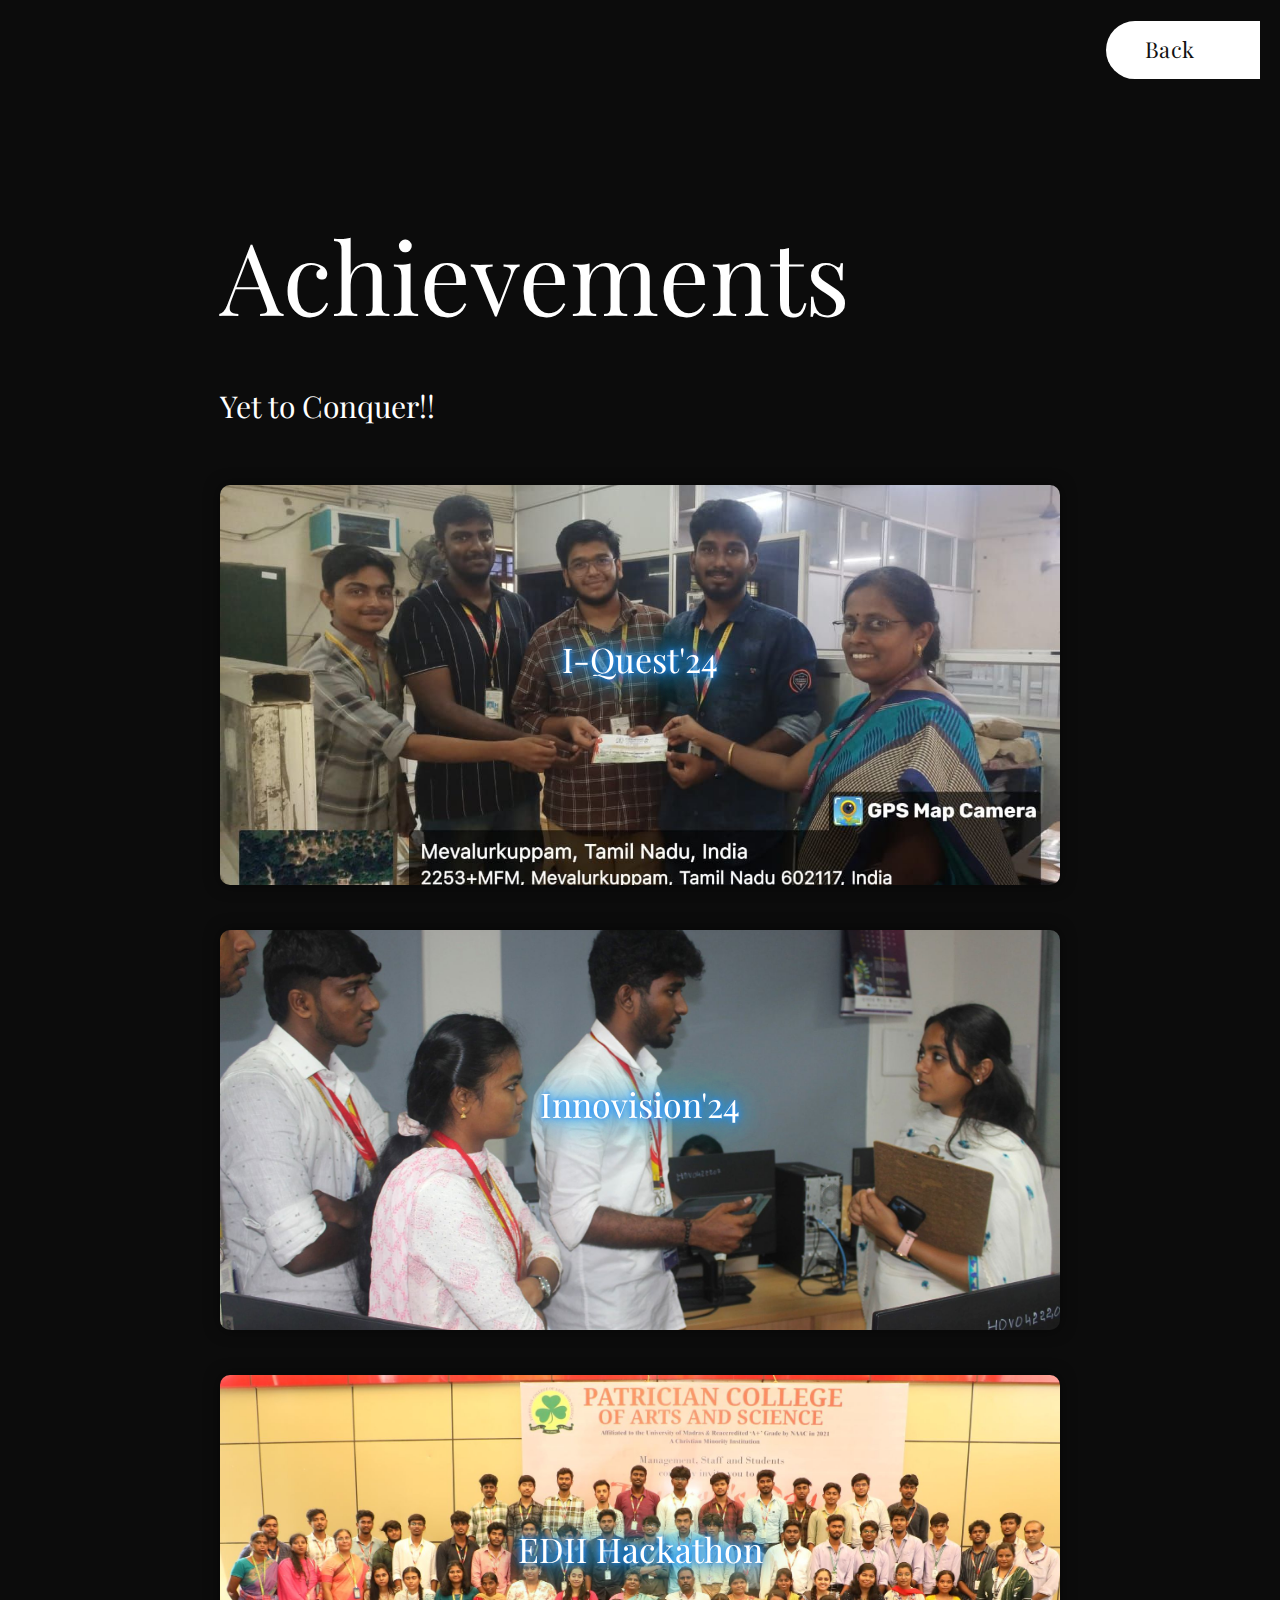
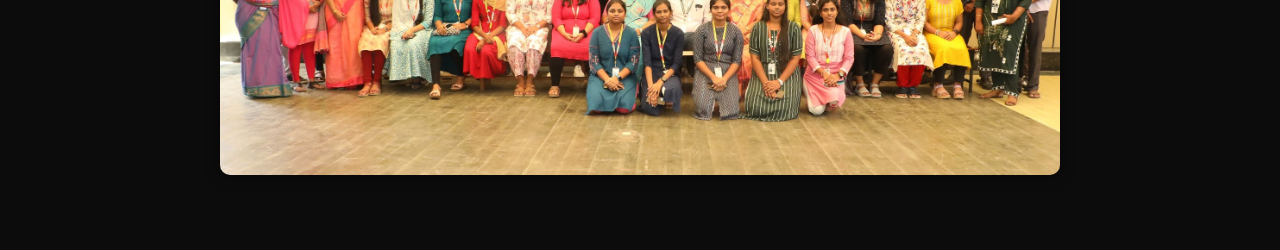
<file: achievement.html>
<!doctype html>
<html lang="en">
   <head>
        <!-- META -->
        <meta charset="utf-8">
        <meta name="robots" content="noodp">
        <meta name="viewport" content="width=device-width, initial-scale=1, maximum-scale=1, user-scalable=no">

        <!-- PAGE TITLE -->
        <title>About</title>

        <!-- FAVICON -->
        <link rel="shortcut icon" href="assets/img/favicon.png">

        <!-- FONTS -->
        <link href="https://fonts.googleapis.com/css?family=Playfair+Display:400,700,900&amp;subset=latin-ext" rel="stylesheet">

        <!-- STYLESHEETS -->
        <link rel="stylesheet" type="text/css" href="assets/css/plugins.css">
        <link rel="stylesheet" type="text/css" href="assets/css/main.css">
        <link rel="stylesheet" type="text/css" href="assets/css/achievement.css">
    </head>
    <body class="sub-page">
        <!-- PRELOADER -->
        <div class="preloader">
            <div class="spinner">
                <div class="bounce-1"></div>
                <div class="bounce-2"></div>
                <div class="bounce-3"></div>
            </div>
        </div>

        <!-- NAVIGATION BUTTON -->
        <div class="navigation-button">
            <a href="index.html"><p>Back</p></a>
        </div>

        <!-- ABOUT -->
        <div class="about">
            <div class="container-fluid">
                <h1 class="scroll-animated-from-bottom">Achievements</h1>
                <h4 class="scroll-animated-from-bottom">Yet to Conquer!!</h4>

                <!-- FLIP CARD -->
                <div class="flip-card">
                    <div class="flip-card-inner">
                        <div class="flip-card-front" style="background-image: url(assets/img/Achievemet/iquest24.jpg);">
                            <h4>I-Quest'24</h4>
                        </div>
                        <div class="flip-card-back">
                            <h4>I-Quest'24</h4>
                            <p>Secured 1st place in the i-Quest'24 competition conducted by APJ Abdul Kalam Innovative Project Cell.
                                This project was a collaborative effort with my talented teammates Bibin Graceson, Harish Kanna, and BHARATHRAJ M. Although we didn't secure a prize in the second round, the experience and the recognition we received have been incredibly rewarding.
                            </p><p>“Success is not the key to happiness. Happiness is the key to success. If you love what you are doing, you will be successful.” – Albert Schweitzer</p>

                            
                        </div>
                    </div>
                </div>
                <!-- /FLIP CARD -->

                <!-- FLIP CARD -->
                <div class="flip-card">
                    <div class="flip-card-inner">
                        <div class="flip-card-front" style="background-image: url(assets/img/Achievemet/innovision2.jpg);">
                            <h4>Innovision'24</h4>
                        </div>
                        <div class="flip-card-back">
                            <h4>Innovision'24</h4>
                            <p>Participated and presented a novel idea on AI-based solutions during Innovision'24
                                This idea is a health care platform suited for the pregnant woman. It provides easier way to access schems,to check nearby hospitals and medical centers also it provides a virtual chat bot for the counselling sessions</p>
                        </div>
                    </div>
                </div>
                <!-- /FLIP CARD -->

                <!-- FLIP CARD -->
                <div class="flip-card">
                    <div class="flip-card-inner">
                        <div class="flip-card-front" style="background-image: url(assets/img/Achievemet/edii1.jpg);">
                            <h4>EDII Hackathon</h4>
                        </div>
                        <div class="flip-card-back">
                            <h4>EDII Hackathon</h4>
                            <p>Selected among the top 69 teams out of 900 in the EDII Hackathon, showcasing our FitMe product idea.
                                I had an incredible experience pitching our idea at the EDII TN Ideation Camp at Patrician College Of Arts And Science.</p>
                        </div>
                    </div>
                </div>
                <!-- /FLIP CARD -->
                 
            </div>
        </div>

        <!-- JAVASCRIPTS -->
        <script type="text/javascript" src="assets/js/plugins.js"></script>
        <script type="text/javascript" src="assets/js/main.js"></script>
        <!-- Include the scroll-navigation.js script -->
<script type="text/javascript" src="assets/js/scroll-navigation.js"></script>

    </body> 
</html>
</file>
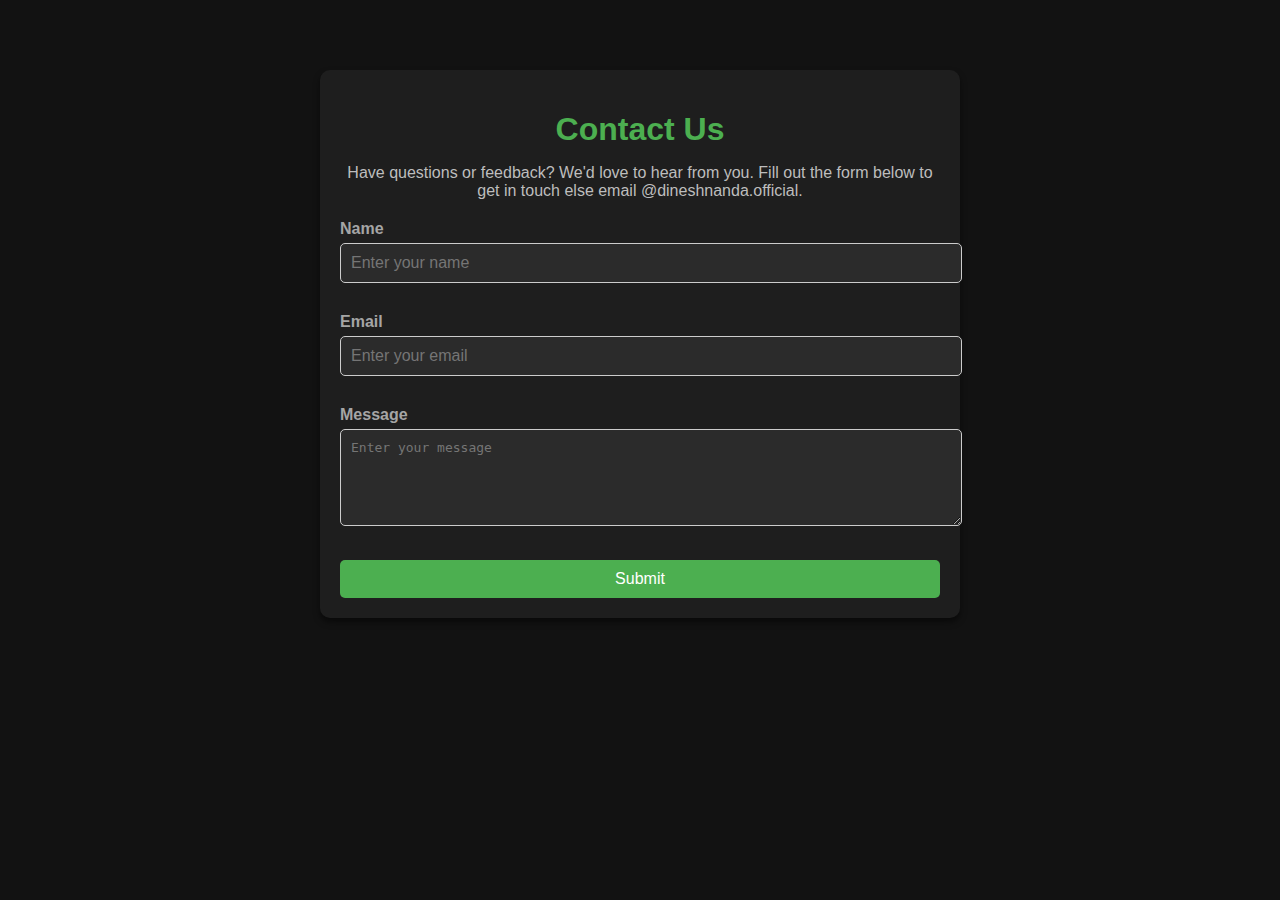
<file: contact.html>
<!DOCTYPE html>
<html lang="en">

<head>
    <meta charset="UTF-8">
    <meta name="viewport" content="width=device-width, initial-scale=1.0">
    <title>Contact Me</title>
    <link rel="stylesheet" href="assets/css/contact.css">
</head>

<body>
    <div class="contact-container">
        <h1>Contact Us</h1>
        <p>Have questions or feedback? We'd love to hear from you. Fill out the form below to get in touch else email @dineshnanda.official.</p>

        <form action="https://docs.google.com/forms/d/e/YOUR_FORM_ID/formResponse" method="POST" target="_blank">
            <div class="form-group">
                <label for="name">Name</label>
                <input type="text" id="name" name="entry.YOUR_NAME_FIELD_ID" placeholder="Enter your name" required>
            </div>

            <div class="form-group">
                <label for="email">Email</label>
                <input type="email" id="email" name="entry.YOUR_EMAIL_FIELD_ID" placeholder="Enter your email" required>
            </div>

            <div class="form-group">
                <label for="message">Message</label>
                <textarea id="message" name="entry.YOUR_MESSAGE_FIELD_ID" rows="5" placeholder="Enter your message" required></textarea>
            </div>

            <button type="submit" class="submit-button">Submit</button>
        </form>
    </div>
</body>

</html>
</file>
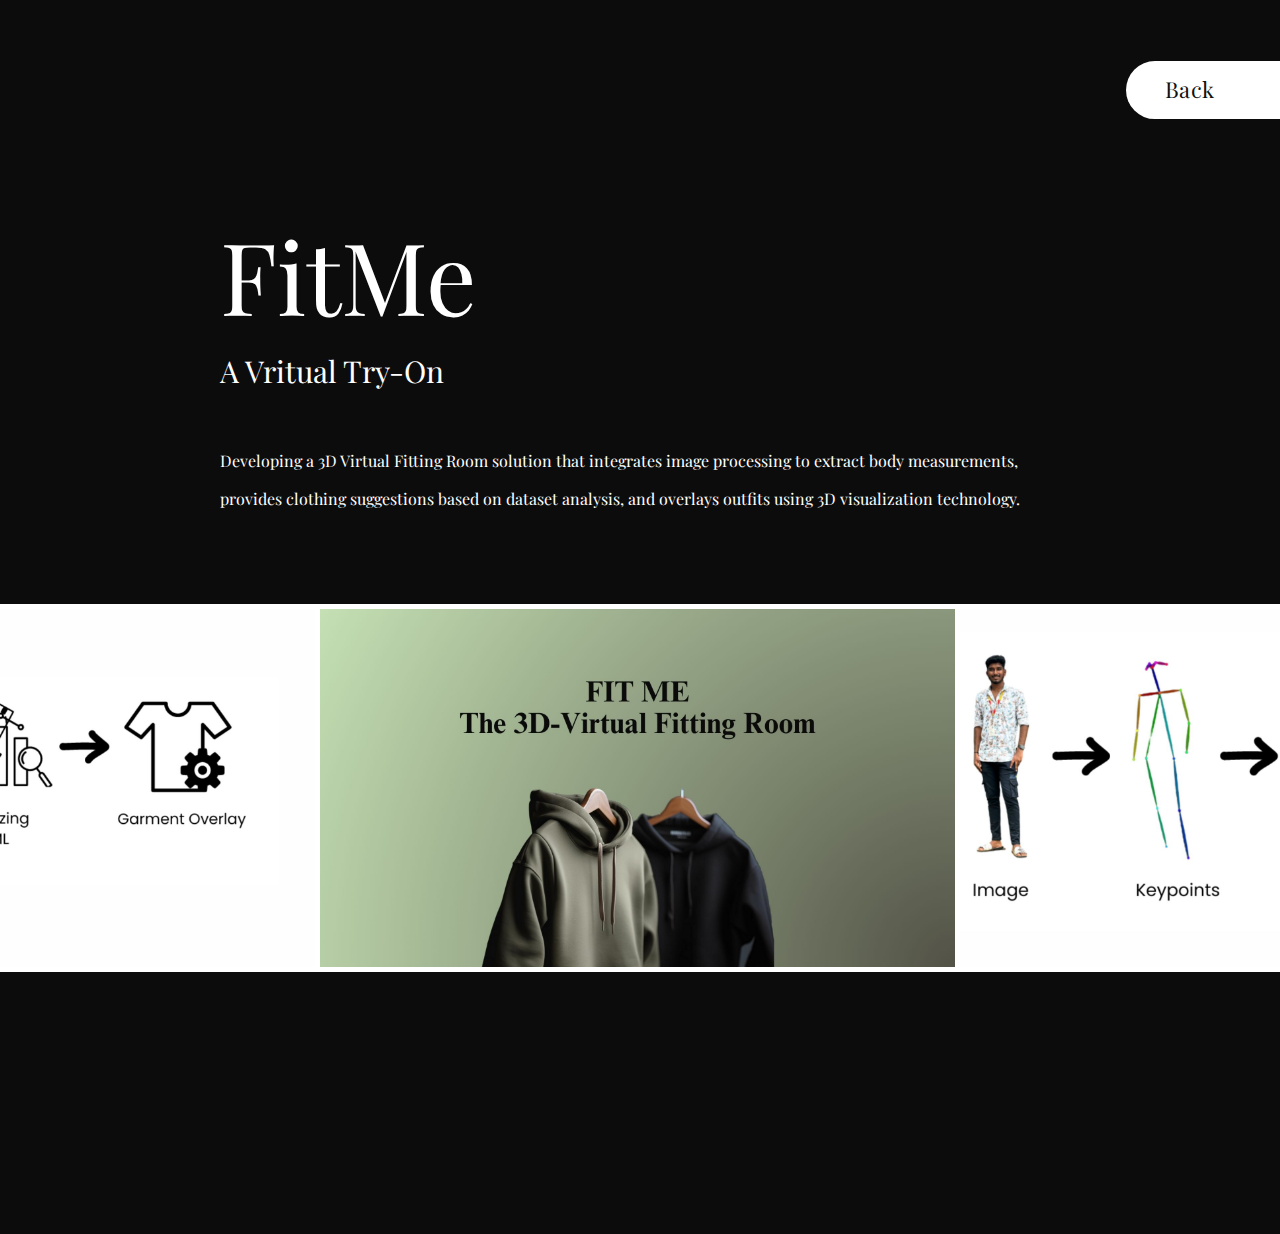
<file: portfolio-item-a.html>
<!doctype html>

<html lang="en">
   
   
    <head>


        <!-- META -->
        <meta charset="utf-8">
        <meta name="robots" content="noodp">
        <meta name="viewport" content="width=device-width, initial-scale=1, maximum-scale=1, user-scalable=no">

        <!-- PAGE TITLE -->
        <title>Sinclair - Item Page A</title>

        <!-- FAVICON -->
        <link rel="shortcut icon" href="assets/img/favicon.png">

        <!-- FONTS -->
        <link href="https://fonts.googleapis.com/css?family=Playfair+Display:400,700,900&amp;subset=latin-ext" rel="stylesheet">

        <!-- STYLESHEETS -->
        <link rel="stylesheet" type="text/css" href="assets/css/plugins.css">
        <link rel="stylesheet" type="text/css" href="assets/css/main.css">


    </head>


    <body class="sub-page">
    
       
        <!-- PRELOADER -->
        <div class="preloader">
           
           
            <!-- SPINNER -->
            <div class="spinner">
             
             
              <div class="bounce-1"></div>
              <div class="bounce-2"></div>
              <div class="bounce-3"></div>
              
              
            </div>
            <!-- /SPINNER -->
            
            
        </div>
        <!-- /PRELOADER -->
        
        
        <!-- NAVIGATION BUTTON -->
        <div class="navigation-button">

            <a href="index.html"><p>Back</p></a>

        </div>
        <!-- /NAVIGATION BUTTON -->
        
        
        <!-- PORTFOLIO ITEM TYPE A -->
        <div class="portfolio-item-a">
            
            
            <!-- CONTAINER FLUID -->
            <div class="container-fluid">

               
                <h1 class="scroll-animated-from-bottom">FitMe</h1>
                
                <h4 class="scroll-animated-from-bottom">A Vritual Try-On</h4>
                
                <p class="scroll-animated-from-bottom">Developing a 3D Virtual Fitting Room solution that integrates
                    image processing to extract body measurements, provides clothing
                    suggestions based on dataset analysis, and overlays outfits using
                    3D visualization technology.</p>

                
            
            </div>
            <!-- CONTAINER FLUID -->
            
            
            <!-- IMAGE CAROUSEL -->
            <div class="image-carousel owl-carousel scroll-animated-from-bottom">

                <img class="img-responsive" src="assets/img/page-portfolio-item-1/slide-1.jpg" alt="image">
                <img class="img-responsive" src="assets/img/page-portfolio-item-1/slide-2.jpg" alt="image">
                <img class="img-responsive" src="assets/img/page-portfolio-item-1/slide-3.jpg" alt="image">

            </div>
            <!-- IMAGE CAROUSEL -->
            

        </div>
        <!-- /PORTFOLIO ITEM TYPE A -->
        
        
        <!-- FOOTER -->
        <div class="footer">
            
            
            <!-- FOOTER INNER -->
            <div class="footer-inner scroll-animated-from-bottom">

                <p>© 2017 Your Brand | Design by <a href="https://templatefoundation.com">Template Foundation</a></p>
                <i class="fa fa-angle-double-up scroll-top" aria-hidden="true"></i>
            
            </div>
            <!-- /FOOTER INNER -->
            

        </div>
        <!-- /FOOTER -->


        <!-- JAVASCRIPTS -->
        <script type="text/javascript" src="assets/js/plugins.js"></script>
        <script type="text/javascript" src="assets/js/main.js"></script>


    </body> 
    
    
</html>
</file>
<file: assets/css/main.css>
/******************************************************************


	------------------------
	-- TABLE OF CONTENTS --
	------------------------
	
	--  01. Basic
	--  02. Preloader
    --  03. Hero
    --  04. Hero --> Front Content
    --  05. Hero --> Background Content
    --  06. Portfolio
    --  07. Footer
    --  08. Page --> About
    --  09. Page --> Portfolio Item Type B
    --  10. Page --> Portfolio Item Type B
 
 
 ******************************************************************/




/** 1. Basic
*******************************************************************/

html
{
    font-size: 10px !important;
}

body
{
    font-family: 'Playfair Display', serif;
    font-weight: 300;
    font-style: normal;

    color: #fff;
    background: #0c0c0c;

    -webkit-font-smoothing: antialiased;
}

body.contains-hero
{
    padding-top: 100vh;
}

h1,
h2,
h3,
h4,
h5,
h6,
p,
a
{
    font-family: 'Playfair Display', serif;
    font-weight: normal;

    color: #fff;
}

h1
{
    font-size: 10rem;
}

h2
{
    font-size: 5rem;
}

h3
{
    font-size: 4rem;
}

h4
{
    font-size: 3rem;
}

h5
{
    font-size: 2rem;
}

h6
{
    font-size: 1.8rem;
}

p
{
    font-size: 1.6rem;
}

a,
a:hover,
a:focus
{
    cursor: pointer;
    -webkit-transition: all 300ms ease;
         -o-transition: all 300ms ease;
            transition: all 300ms ease;
    text-decoration: none;
}

a:hover
{
    color: #fff;
}

.navigation-button
{
    position: fixed;
    z-index: 10;
    top: 10%;
    right: 0;

    cursor: pointer;
    -webkit-transform: translateY(-50%);
        -ms-transform: translateY(-50%);
            transform: translateY(-50%);
}
/* Animation for the name */
/* Initial state for the name */
.name-animated {
    opacity: 1;
    transform: translateY(0);
    transition: opacity 0.5s ease, transform 0.5s ease;
}

/* When the name is hidden */
.name-animated.hidden {
    opacity: 0;
    transform: translateY(-50px); /* Move the name up and make it invisible */
}

/* Add this CSS to your main stylesheet */
.animation-container h1, .animation-container p,
.animation-fade-left p {
    transition: transform 0.3s ease-out, opacity 0.3s ease-out;
}

.hidden {
    transform: translateY(-100%); /* Moves the element out of view */
    opacity: 0; /* Fades out the element */
}


/* General styles for the image */
img {
    max-width: 100%; /* Ensures the image never overflows its container */
    height: auto; /* Maintains aspect ratio */
    display: block; /* Removes any extra spacing below the image */
    margin: 0 auto; /* Centers the image */
  }
  
  /* Specific styling for smaller devices */
  @media (max-width: 768px) { /* For tablets and smaller screens */
    img {
      width: 90%; /* Adjust width to fit smaller screens */
    }
  }
  
  @media (max-width: 480px) { /* For mobile phones */
    img {
      width: 100%; /* Adjust width to fit mobile screens */
    }
  }
  
  
.navigation-button p
{
    font-size: 2.2rem;
    font-weight: 400;

    margin: 0;
    padding: .6em 3em .6em 1.8em;

    -webkit-transition: .15s ease;
         -o-transition: .15s ease;
            transition: .15s ease;
    letter-spacing: .01em;

    color: #111;
    border-top-left-radius: 100px;
    border-bottom-left-radius: 100px;
    background: #fff;
}

.navigation-button:hover p
{
    padding: .6em 4em .6em 1.8em;
}

@media (max-width:700px)
{
    html
    {
        font-size: 8px !important;
    }
}

@media (max-width:500px)
{
    html
    {
        font-size: 6px !important;
    }
}

@media (orientation:landscape) and (max-height:420px)
{
    html
    {
        font-size: 8px !important;
    }
}

/** Navtigation button 1**/
.navigation-button-1
{
    position: fixed;
    z-index: 10;
    top: 30%;
    right: 0;
    transition: opacity 0.3s ease;
    opacity: 1;
    z-index: 9999;

    cursor: pointer;
    -webkit-transform: translateY(-50%);
        -ms-transform: translateY(-50%);
            transform: translateY(-50%);
}
.hidden {
    opacity: 0;
  }

.navigation-button-1 p
{
    font-size: 2.2rem;
    font-weight: 400;

    margin: 0;
    padding: .6em 3em .6em 1.8em;

    -webkit-transition: .15s ease;
         -o-transition: .15s ease;
            transition: .15s ease;
    letter-spacing: .01em;

    color: #111;
    border-top-left-radius: 100px;
    border-bottom-left-radius: 100px;
    background: #fff;
}

.navigation-button-1:hover p
{
    padding: .6em 4em .6em 1.8em;
}

@media (max-width:700px)
{
    html
    {
        font-size: 8px !important;
    }
}

@media (max-width:500px)
{
    html
    {
        font-size: 6px !important;
    }
}

@media (orientation:landscape) and (max-height:420px)
{
    html
    {
        font-size: 8px !important;
    }
}

/** Navtigation button 2**/
.navigation-button-2
{
    position: fixed;
    z-index: 10;
    top: 20%;
    right: 0;
    transition: opacity 0.3s ease;
    opacity: 1;
    z-index: 9999;

    cursor: pointer;
    -webkit-transform: translateY(-50%);
        -ms-transform: translateY(-50%);
            transform: translateY(-50%);
}
.navigation-button-1, .navigation-button-2 {
    position: fixed; /* Ensure they stay in place */
    z-index: 1000; /* Stay above other elements */
    transition: opacity 0.3s ease, transform 0.3s ease; /* Smooth transitions */
}

.hidden {
    opacity: 0;
    transform: translateY(-20px);
}

  
.navigation-button-2 p
{
    font-size: 2.2rem;
    font-weight: 400;

    margin: 0;
    padding: .6em 3em .6em 1.8em;

    -webkit-transition: .15s ease;
         -o-transition: .15s ease;
            transition: .15s ease;
    letter-spacing: .01em;

    color: #111;
    border-top-left-radius: 100px;
    border-bottom-left-radius: 100px;
    background: #fff;
}

.navigation-button-2:hover p
{
    padding: .6em 4em .6em 1.8em;
}

@media (max-width:700px)
{
    html
    {
        font-size: 8px !important;
    }
}

@media (max-width:500px)
{
    html
    {
        font-size: 6px !important;
    }
}

@media (orientation:landscape) and (max-height:420px)
{
    html
    {
        font-size: 8px !important;
    }
}

/** 2. Preloader
*******************************************************************/

.preloader
{
    position: fixed;
    z-index: 100000;
    top: 0;
    left: 0;

    width: 100%;
    height: 100%;

    background: #111;
}

.preloader.preloader-hidden
{
    height: 0;
    
    -webkit-transition: .5s ease .3s;
         -o-transition: .5s ease .3s;
            transition: .5s ease .3s;
}

.preloader .spinner
{
    position: absolute;
    top: 50%;

    width: 100%;

    -webkit-transform: translateY(-50%);
        -ms-transform: translateY(-50%);
            transform: translateY(-50%);
    text-align: center;
    opacity: 1;
}

.preloader.preloader-hidden .spinner
{
    opacity: 0;
    
    -webkit-transition: .3s ease;
         -o-transition: .3s ease;
            transition: .3s ease;
}

.preloader .spinner > div
{
    display: inline-block;

    width: 18px;
    height: 18px;
    margin: 0 6px;

    -webkit-animation: spinner-bounce 1.4s infinite ease-in-out both;
            animation: spinner-bounce 1.4s infinite ease-in-out both;

    border-radius: 100%;
    background-color: #fff;
}

.preloader .spinner .bounce-1
{
    -webkit-animation-delay: -.32s;
            animation-delay: -.32s;
}

.preloader .spinner .bounce-2
{
    -webkit-animation-delay: -.16s;
            animation-delay: -.16s;
}

@-webkit-keyframes spinner-bounce
{
    0%,
    80%,
    100%
    {
        -webkit-transform: scale(0);
    }
    40%
    {
        -webkit-transform: scale(1.0);
    }
}

@keyframes spinner-bounce
{
    0%,
    80%,
    100%
    {
        -webkit-transform: scale(0);
                transform: scale(0);
    }

    40%
    {
        -webkit-transform: scale(1.0);
                transform: scale(1.0);
    }
}



/** 3. Hero
*******************************************************************/

.hero
{
    position: fixed;
    z-index: -1;
    top: 0;
    left: 0;

    width: 100%;
    height: 100%;
}

.hero .animation-container
{
    -webkit-transition: .5s ease;
         -o-transition: .5s ease;
            transition: .5s ease;
}

.hero .animation-container.animation-fade
{
    opacity: 0;
}

.hero .animation-container.animation-fade.run-animation
{
    opacity: 1;
}

.hero .animation-container.animation-fade-up
{
    -webkit-transform: translateY(10vh);
        -ms-transform: translateY(10vh);
            transform: translateY(10vh);

    opacity: 0;
}

.hero .animation-container.animation-fade-up.run-animation
{
    -webkit-transform: translateY(0);
        -ms-transform: translateY(0);
            transform: translateY(0);

    opacity: 1;
}

.hero .animation-container.animation-fade-down
{
    -webkit-transform: translateY(-10vh);
        -ms-transform: translateY(-10vh);
            transform: translateY(-10vh);

    opacity: 0;
}

.hero .animation-container.animation-fade-down.run-animation
{
    -webkit-transform: translateY(0);
        -ms-transform: translateY(0);
            transform: translateY(0);

    opacity: 1;
}

.hero .animation-container.animation-fade-left
{
    -webkit-transform: translateX(10vh);
        -ms-transform: translateX(10vh);
            transform: translateX(10vh);

    opacity: 0;
}

.hero .animation-container.animation-fade-left.run-animation
{
    -webkit-transform: translateX(0);
        -ms-transform: translateX(0);
            transform: translateX(0);

    opacity: 1;
}

.hero .animation-container.animation-fade-right
{
    -webkit-transform: translateX(-10vh);
        -ms-transform: translateX(-10vh);
            transform: translateX(-10vh);

    opacity: 0;
}

.hero .animation-container.animation-fade-right.run-animation
{
    -webkit-transform: translateX(0);
        -ms-transform: translateX(0);
            transform: translateX(0);

    opacity: 1;
}



/** 4. Hero --> Front Content 
*******************************************************************/

.hero .front-content
{
    position: absolute;
    z-index: 2;
    top: 0;
    left: 0;

    width: 100%;
    height: 100%;
}

.hero .front-content .container-mid
{
    position: absolute;
    top: 50%;
    left: 0;

    width: 100%;
    padding: 0 30px;

    -webkit-transform: translateY(-50%);
        -ms-transform: translateY(-50%);
            transform: translateY(-50%);
    text-align: center;
}

.hero .front-content .container-mid h1
{
    font-weight: bold;

    margin-top: 0;
    margin-bottom: .24em;
}

.hero .front-content .container-mid p.subline
{
    font-size: 3rem;

    letter-spacing: .025em;
}



/** 5. Hero --> Background Content 
*******************************************************************/

.hero .background-content
{
    position: fixed;
    z-index: 1;
    top: 0;
    left: 0;

    overflow: hidden;

    width: 100%;
    height: 100%;
}

.hero .background-content .background-content-inner
{
    position: absolute;
    z-index: 1;
    top: 50%;
    left: 50%;

    width: 100%;
    height: 100%;

    -webkit-transform: translate3d(-50%, -50%, 0px) !important;
            transform: translate3d(-50%, -50%, 0px) !important;
}

.hero .background-content.parallax-on .background-content-inner
{
    width: 110%;
    height: 110%;
}

.hero .background-content .background-overlay
{
    position: absolute;
    z-index: 50;
    top: 0;
    left: 0;

    width: 100%;
    height: 100%;

    opacity: .6;
    background: #111;
}

.hero .background-content .background-img
{
    position: absolute;
    margin-left: 25%;
    width: 50%;
    height: 180%;

    background: url(../img/background.jpg);
    background-repeat: no-repeat;
    background-position: center;
    background-size: cover;
}


/** 6. PORTFOLIO
*******************************************************************/

.portfolio
{
    padding: 0 30px;
}

.portfolio .item
{
    position: relative;

    display: block;
    overflow: hidden;

    max-width: 990px;
    margin: 0 auto 10rem auto;

    border: 6px solid #fff;
}

.portfolio .item:before
{
    display: block;

    padding-top: 56.25%;

    content: '';
}

.portfolio .item:last-child
{
    margin-bottom: 0;
}

.portfolio .item .item-cover
{
    position: absolute;
    top: 0;
    left: 0;

    width: 100%;
    height: 100%;

    background-position: center;
    background-size: cover;
}

.portfolio .item i
{
    font-size: 2.2rem;
    line-height: 3em;

    position: absolute;
    z-index: 10;
    top: 50%;
    right: 0;

    width: 3em;
    padding: 0;

    -webkit-transition: .25s ease;
         -o-transition: .25s ease;
            transition: .25s ease;
    -webkit-transform: translate(100%,-50%);
        -ms-transform: translate(100%,-50%);
            transform: translate(100%,-50%);
    text-align: center;

    opacity: 0;
    color: #111;
    background: #fff;
}

.portfolio .item:hover i
{
    -webkit-transform: translate(0,-50%);
        -ms-transform: translate(0,-50%);
            transform: translate(0,-50%);

    opacity: 1;
}

/** 7. FOOTER
*******************************************************************/

.footer
{
    overflow: hidden;

    padding: 10rem 0;

    text-align: center;
}

.footer p
{
    font-size: 1.4rem;

    display: inline-block;

    margin: 0;
    margin-right: 1.4em;

    vertical-align: middle;
    letter-spacing: .05em;

    opacity: .85;
}

.footer i
{
    font-size: 2.6rem;
    line-height: 2.4em;

    display: inline-block;

    width: 2.4em;

    cursor: pointer;
    vertical-align: middle;

    color: #111;
    border-radius: 100%;
    background: #fff;
}

.footer p a
{
    font-weight: bold;
}


/** 8. Page --> About
*******************************************************************/

.about
{
    margin: 20rem 0 5rem 0;
}

.about .container-fluid
{
    max-width: 900px;
    padding: 0 30px;
}

.about h1
{
    margin-bottom: .6em;
}

.about h4
{
    margin-bottom: 1.4em;
}

.about p
{
    line-height: 2.4em;

    margin-bottom: 1.6em;
}

.about .social-links
{
    margin: 3rem 0 4rem 0;
    padding: 0;

    list-style: none;
}

.about .social-links li
{
    font-size: 2rem;

    display: inline-block;

    margin-right: 1em;
}

.about h6
{
    margin-bottom: .6em;
}


/** 9. Page --> Portfolio Item Type A
*******************************************************************/

.portfolio-item-a
{
    margin: 20rem 0 0 0;
}

.portfolio-item-a .container-fluid
{
    max-width: 900px;
    padding: 0 30px;
}

.portfolio-item-a h1
{
    margin-bottom: .25em;
}

.portfolio-item-a h4
{
    margin-bottom: 1.8em;
}

.portfolio-item-a p
{
    line-height: 2.4em;

    margin-bottom: 1.6em;
}

.portfolio-item-a .image-carousel
{
    margin-top: 6rem;
}


.portfolio-item-a .image-carousel .owl-item
{
    border: 5px solid #fff;
    border-left: none;
}


/** 10. Page --> Portfolio Item Type B
*******************************************************************/

.portfolio-item-b
{
    margin: 20rem 0 0 0;
}

.portfolio-item-b .container-fluid
{
    max-width: 900px;
    padding: 0 30px;
}

.portfolio-item-b h1
{
    margin-bottom: .25em;
}

.portfolio-item-b h4
{
    margin-bottom: 1.8em;
}

.portfolio-item-b p
{
    line-height: 2.4em;

    margin-bottom: 4em;
}

.portfolio-item-b img
{
    margin-bottom: 8rem;

    border: 5px solid #fff;
}

.portfolio-item-b img:last-child
{
    margin-bottom: 0;
}
</file>
<file: assets/css/achievement.css>
/* Styling for items */
.item {
    display: block;
    margin: 20px;
    padding: 20px;
    border-radius: 10px;
    background: linear-gradient(135deg,  #1e90ff);
    box-shadow: 0 0 15px rgba(30, 144, 255, 0.8);
    text-align: center;
    color: white;
    text-decoration: none;
    transition: box-shadow 0.3s ease, transform 0.3s ease;
    overflow: hidden;
    position: relative;
}

.item:hover {
    box-shadow: 0 0 25px rgba(30, 144, 255, 1);
    transform: scale(1.05);
}

.item .fa-eye {
    font-size: 24px;
    margin-bottom: 10px;
}

.item .item-cover {
    border-radius: 10px;
    height: 200px;
    background-size: cover;
    background-position: center;
    margin-bottom: 10px;
}

.item:hover .item-cover {
    filter: brightness(1.1);
}

.item h4 {
    margin-top: 10px;
    font-size: 18px;
    font-weight: bold;
}

.item p {
    margin-top: 5px;
    font-size: 14px;
    color: #f8f8f8;
}
/* Flip Card Container */
.flip-card {
    width: 100%;
    height: 400px;
    margin: 20px auto;
    perspective: 1000px;
    display: inline-block;
}

.flip-card-inner {
    width: 100%;
    height: 100%;
    transition: transform 0.6s;
    transform-style: preserve-3d;
    position: relative;
}

.flip-card:hover .flip-card-inner {
    transform: rotateY(180deg);
        box-shadow: 0 0 25px rgba(30, 144, 255, 1);
}

/* Front and Back of the Card */
.flip-card-front,
.flip-card-back {
    width: 100%;
    height: 100%;
    position: absolute;
    backface-visibility: hidden;
    border-radius: 10px;
    overflow: hidden;
    display: flex;
    flex-direction: column;
    justify-content: center;
    align-items: center;
    padding: 20px;
    color: white;
    text-align: center;
}

.flip-card-front {
    background-size: cover;
    background-position: center;
    box-shadow: 0 0 15px rgba(0, 0, 0, 0.5);
}

.flip-card-back {
    background: linear-gradient(135deg, #87cefa);
    transform: rotateY(180deg);
    box-shadow: 0 0 15px rgba(0, 0, 0, 0.5);
}

.flip-card h4 {
    font-size: 34px;
    margin-bottom: 60px;
    font-family: 'Playfair Display', serif; /* Elegant font style */
    color: #ffffff;
    text-shadow: 0 0 5px #1e90ff, 0 0 10px #1e90ff, 0 0 20px #1e90ff, 
                 0 0 30px #00bfff, 0 0 40px #a0b4ba, 0 0 50px #00bfff;
    animation: glow 2s infinite alternate;
}

/* Animation for subtle glowing effect */
@keyframes glow {
    from {
        text-shadow: 0 0 5px #1e90ff, 0 0 10px #1e90ff, 0 0 20px #1e90ff, 
                     0 0 30px #00bfff, 0 0 40px #00bfff, 0 0 50px #00bfff;
    }
    to {
        text-shadow: 0 0 10px #1e90ff, 0 0 20px #1e90ff, 0 0 30px #00bfff, 
                     0 0 40px #00bfff, 0 0 50px #00bfff, 0 0 60px #00bfff;
    }
}


.flip-card p {
    font-size: 16px;
    line-height: 1.5;
}
.navigation-button {
    position: fixed;
    top: 50px;   /* Adjust as needed *  /* Adjust as needed */

    color: white; /* Set text color */
    padding: 10px 20px;
    border-radius: 5px;
    z-index: 1000; /* Ensure it is on top of other elements */
    font-size: 16px; /* Adjust font size */
    transition: all 0.3s ease; /* Optional: smooth transition for hover effects */
}

.navigation-button a {
    color: white; /* Ensure link color is white */
    text-decoration: none; /* Remove underline */
}
</file>
<file: assets/css/contact.css>
/* General Styles */
body {
    font-family: Arial, sans-serif;
    margin: 0;
    padding: 0;
    background-color: #121212; /* Dark background */
    color: #e0e0e0; /* Light text color */
}

/* Contact Container */
.contact-container {
    margin-top: 50%;
    max-width: 600px;
    margin: 70px auto;
    padding: 20px;/* Container for the contact page */
.contact-container {
    display: flex;
    justify-content: space-between;
    padding: 20px;
    max-width: 1200px;
    margin: 0 auto;
}

/* Left section - form */
.left-section {
    width: 48%;
}

.left-section h1 {
    font-size: 2em;
    margin-bottom: 20px;
}

.left-section p {
    font-size: 1.1em;
    margin-bottom: 20px;
}

.form-group {
    margin-bottom: 15px;
}

.form-group label {
    display: block;
    font-weight: bold;
    margin-bottom: 5px;
}

.form-group input,
.form-group textarea {
    width: 100%;
    padding: 10px;
    font-size: 1em;
    border: 1px solid #ccc;
    border-radius: 5px;
}

.form-group textarea {
    resize: vertical;
}

.submit-button {
    padding: 10px 20px;
    background-color: #4CAF50;
    color: white;
    font-size: 1em;
    border: none;
    border-radius: 5px;
    cursor: pointer;
}

.submit-button:hover {
    background-color: #45a049;
}

/* Right section - profile photo and social links */
.right-section {
    width: 48%;
    text-align: center;
}

.profile-photo img {
    width: 150px;
    height: 150px;
    border-radius: 50%;
    border: 5px solid #fff;
    box-shadow: 0 0 10px rgba(0, 0, 0, 0.1);
    margin-bottom: 20px;
}

.social-links {
    margin-top: 20px;
}

.social-icon {
    display: block;
    font-size: 1.2em;
    color: #333;
    text-decoration: none;
    margin: 10px 0;
    transition: color 0.3s;
}

.social-icon:hover {
    color: #4CAF50;
}

.social-icon i {
    margin-right: 10px;
}

    background-color: #1e1e1e; /* Slightly lighter dark background */
    border-radius: 10px;
    box-shadow: 0 4px 6px rgba(0, 0, 0, 0.5);
    text-align: center;
}

.contact-container h1 {
    font-size: 2rem;
    margin-bottom: 10px;
    color: #4caf50; /* Accent color for headings */
}

.contact-container p {
    margin-bottom: 20px;
    color: #bdbdbd; /* Subtle text color */
    font-size: 1rem;
}

/* Form Styles */
form {
    display: flex;
    flex-direction: column;
    gap: 15px;
}

.form-group {
    text-align: left;
}

label {
    font-size: 1rem;
    margin-bottom: 5px;
    display: block;
    color: #a5a5a5; /* Muted label color */
}

input, textarea {
    width: 100%;
    padding: 10px;
    border: 1px solid #333; /* Darker border */
    border-radius: 5px;
    background-color: #2b2b2b; /* Dark input background */
    color: #e0e0e0; /* Light text color */
    font-size: 1rem;
}

input::placeholder, textarea::placeholder {
    color: #757575; /* Placeholder color */
}

input:focus, textarea:focus {
    border-color: #4caf50; /* Green border on focus */
    outline: none;
}

/* Submit Button */
.submit-button {
    background-color: #4caf50; /* Accent color for button */
    color: #fff;
    border: none;
    padding: 10px 20px;
    font-size: 1rem;
    border-radius: 5px;
    cursor: pointer;
    transition: background-color 0.3s ease, transform 0.2s ease;
}

.submit-button:hover {
    background-color: #45a049; /* Slightly darker green on hover */
    transform: scale(1.05); /* Subtle hover effect */
}

/* Responsive Adjustments */
@media (max-width: 768px) {
    .contact-container {
        padding: 15px;
    }

    .contact-container h1 {
        font-size: 1.8rem;
    }

    .contact-container p {
        font-size: 0.9rem;
    }

    input, textarea {
        font-size: 0.9rem;
        padding: 8px;
    }

    .submit-button {
        font-size: 0.9rem;
        padding: 8px 15px;
    }
}

@media (max-width: 480px) {
    .contact-container {
        margin-top: 20%;
        margin: 10px;
        padding: 10px;
    }

    .contact-container h1 {
        font-size: 1.5rem;
    }

    .contact-container p {
        font-size: 0.85rem;
    }

    input, textarea {
        font-size: 0.85rem;
        padding: 6px;
    }

    .submit-button {
        font-size: 0.85rem;
        padding: 6px 12px;
    }
}
</file>
